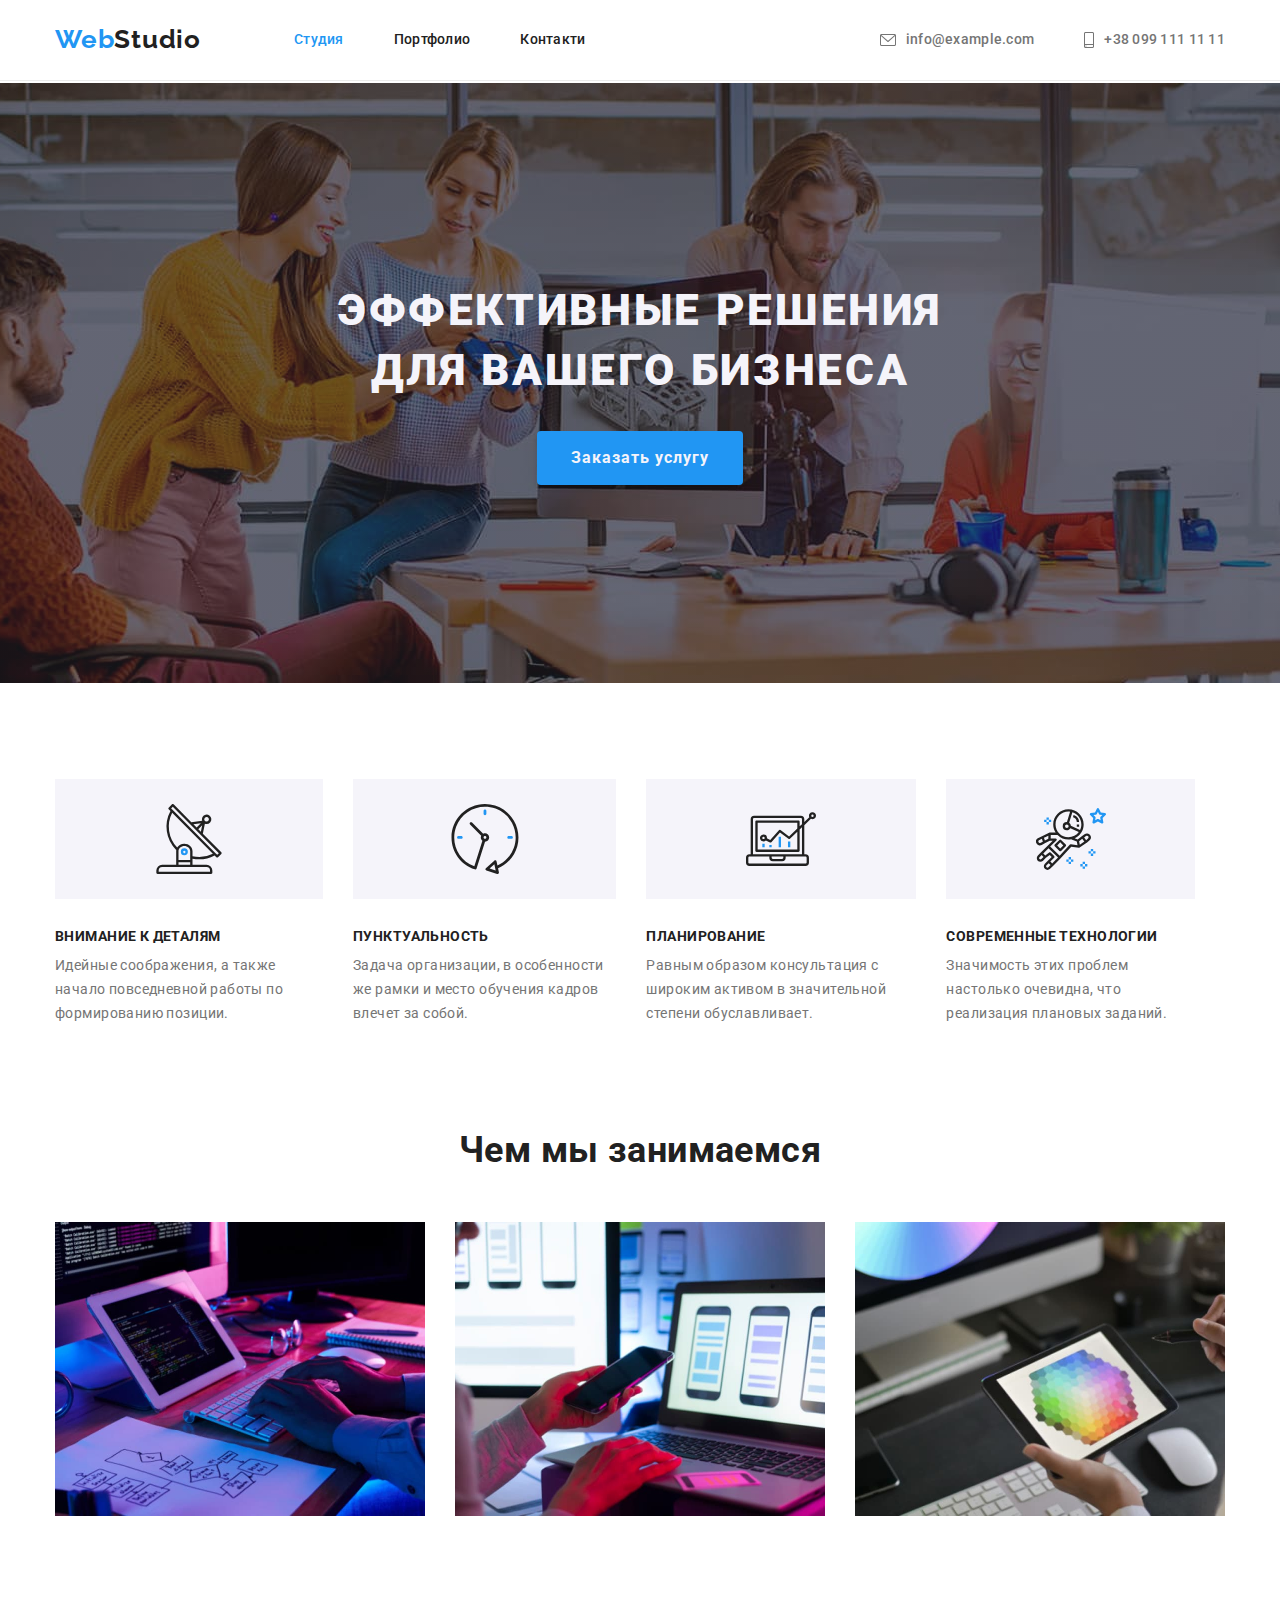
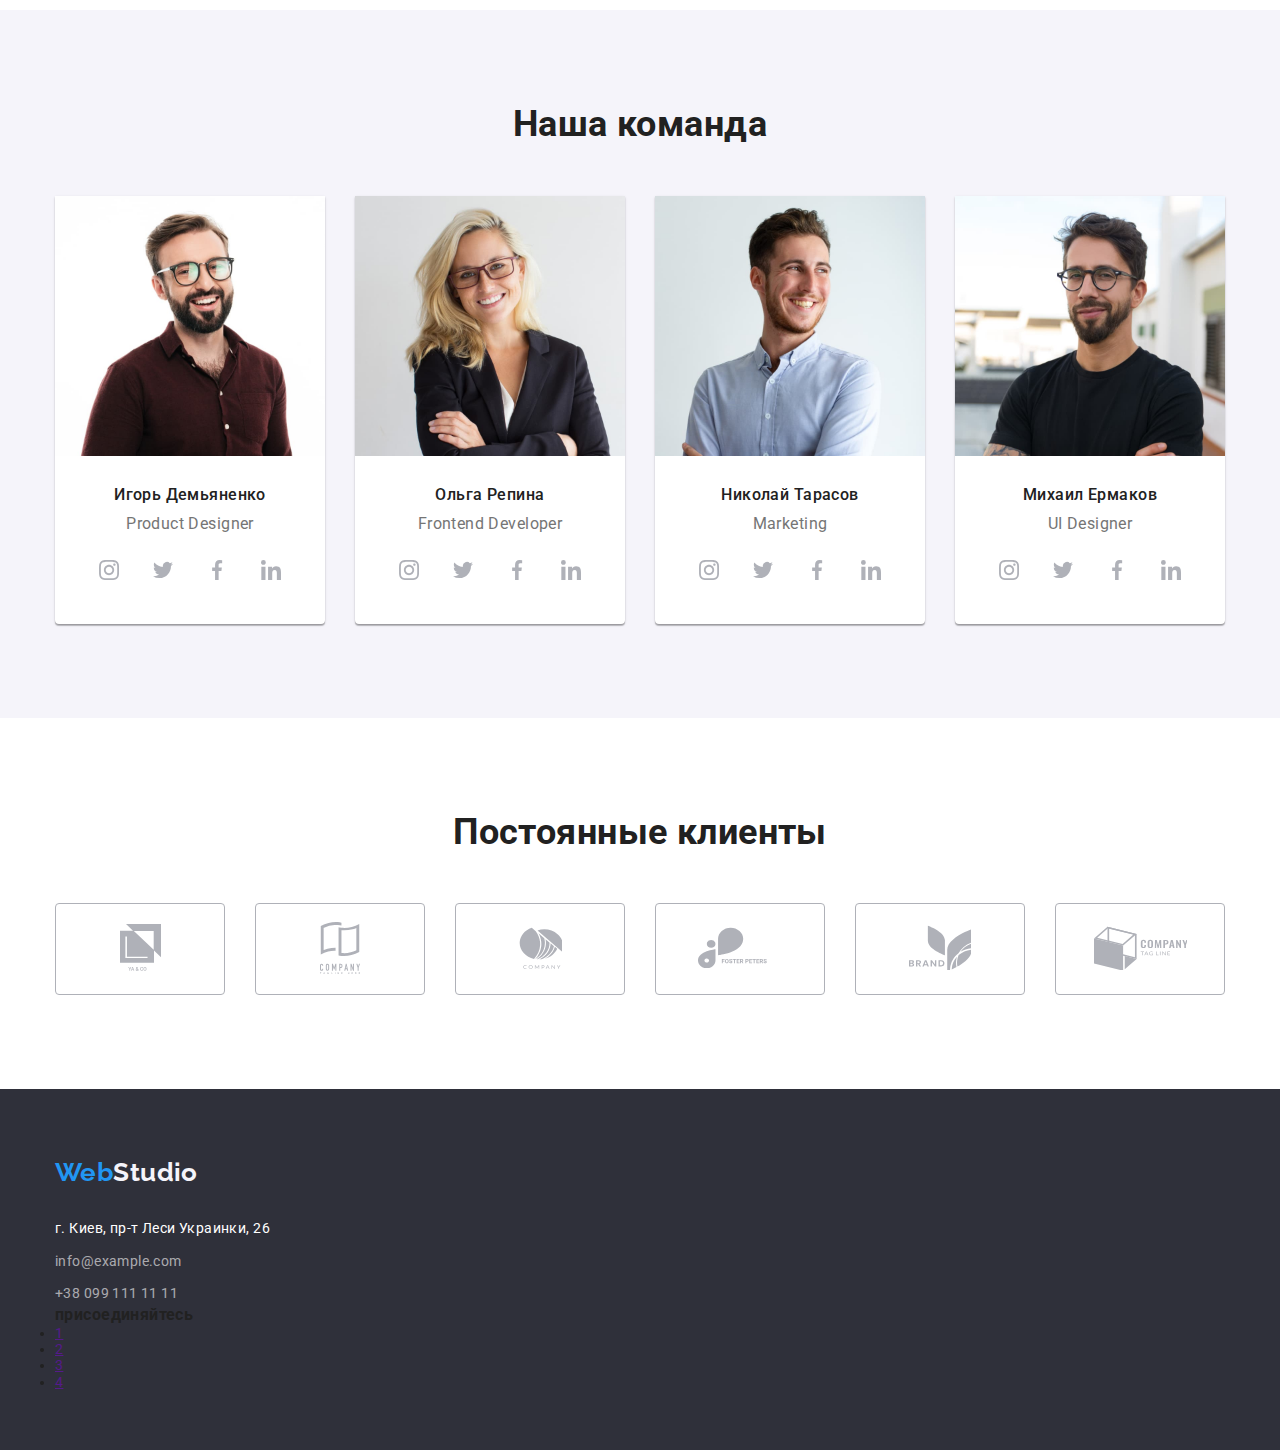
<file: index.html>
<!DOCTYPE html>
<html lang="ru">
  <head>
    <meta charset="UTF-8" />
    <meta http-equiv="X-UA-Compatible" content="IE=edge" />
    <meta name="viewport" content="width=device-width, initial-scale=1.0" />
    <link rel="stylesheet" href="./css/modern-normalize.css" />
    <link rel="preconnect" href="https://fonts.googleapis.com" />
    <link rel="preconnect" href="https://fonts.gstatic.com" crossorigin />
    <link
      href="https://fonts.googleapis.com/css2?family=Raleway:wght@700&family=Roboto:wght@400;500;700;900&display=swap"
      rel="stylesheet"
    />
    <link rel="stylesheet" href="./css/styles.css" />
    <title>WebStudio</title>
  </head>
  <body>
    <header class="header">
      <div class="container">
        <a class="header-logo link" href="./index.html"
          >Web<span class="header-logo-s">Studio</span></a
        >
        <nav class="header-nav">
          <ul class="header-menu list">
            <li>
              <a class="header-item link a current" href="./index.html"
                >Студия</a
              >
            </li>
            <li>
              <a class="header-item link a" href="./portfolio.html"
                >Портфолио</a
              >
            </li>
            <li>
              <a class="header-item link a" href="#">Контакти</a>
            </li>
          </ul>
        </nav>
        <ul class="header-cont list">
          <li class="header-cont-item">
            <svg class="svg-mail" width="16" height="12">
              <use href="./images/envelope.svg#mail"></use>
            </svg>
            <a class="header-mail link a" href="mailto:info@example.com"
              >info@example.com</a
            >
          </li>
          <li class="header-cont-item">
            <svg class="svg-tel" width="10" height="16">
              <use href="./images/smartphone.svg#smart"></use>
            </svg>
            <a class="header-tel link a" href="tel:+380991111111"
              >+38 099 111 11 11</a
            >
          </li>
        </ul>
      </div>
    </header>
    <main>
      <section class="hero hero-sec">
        <div class="container">
          <h1 class="hero-title">Эффективные решения для вашего бизнеса</h1>
          <button class="hero-btn" type="button">Заказать услугу</button>
        </div>
      </section>
      <section class="hero">
        <div class="container">
          <h2 class="visually-hidden">Переваги</h2>
          <ul class="benefits-list list">
            <li class="benefits-item">
              <div class="div-svg">
                <svg class="svg" width="70" height="70">
                  <use href="./images/antenna.svg#antenna"></use>
                </svg>
              </div>
              <h3 class="benefits-item-title">Внимание к деталям</h3>
              <p class="benefits-item-p">
                Идейные соображения, а также начало повседневной работы по
                формированию позиции.
              </p>
            </li>
            <li class="benefits-item">
              <div class="div-svg">
                <svg class="svg" width="76" height="78">
                  <use href="./images/clock1.svg#clock"></use>
                </svg>
              </div>
              <h3 class="benefits-item-title">Пунктуальность</h3>
              <p class="benefits-item-p">
                Задача организации, в особенности же рамки и место обучения
                кадров влечет за собой.
              </p>
            </li>
            <li class="benefits-item">
              <div class="div-svg">
                <svg class="svg" width="70" height="70">
                  <use href="./images/diagram.svg#diagram"></use>
                </svg>
              </div>
              <h3 class="benefits-item-title">Планирование</h3>
              <p class="benefits-item-p">
                Равным образом консультация с широким активом в значительной
                степени обуславливает.
              </p>
            </li>
            <li class="benefits-item">
              <div class="div-svg">
                <svg class="svg" width="70" height="70">
                  <use href="./images/astronaut.svg#astronaut"></use>
                </svg>
              </div>
              <h3 class="benefits-item-title">Современные технологии</h3>
              <p class="benefits-item-p">
                Значимость этих проблем настолько очевидна, что реализация
                плановых заданий.
              </p>
            </li>
          </ul>
        </div>
      </section>
      <section class="hero hero-three">
        <div class="container">
          <h2 class="title-work">Чем мы занимаемся</h2>
          <ul class="work-list list">
            <li class="work-item">
              <img src="./images/image1.jpg" alt="ноутбук" width="370" />
            </li>
            <li class="work-item">
              <img
                src="./images/image2.jpg"
                alt="ще один ноутбук"
                width="370"
              />
            </li>
            <li class="work-item">
              <img src="./images/image3.jpg" alt="планшет" width="370" />
            </li>
          </ul>
        </div>
      </section>
      <section class="hero team">
        <div class="container">
          <h2 class="team-title">Наша команда</h2>
          <ul class="team-list list">
            <li class="team-list-item">
              <img
                src="./images/image4.jpg"
                alt="Игорь Демьяненко"
                width="270"/>
              <div class="team-list-div">
                <h3 class="team-list-title">Игорь Демьяненко</h3>
                <p class="team-list-text">Product Designer</p>
                <ul class="team-social list">
                  <li class="team-social-item">
                    <a class="team-social-link" href="">
                      <svg class="team-svg" width="20" height="20">
                        <use href="./images/instagram.svg#instagram"></use>
                      </svg>
                    </a>
                  </li>
                  <li class="team-social-item">
                    <a class="team-social-link" href="">
                      <svg class="team-svg" width="20" height="20">
                        <use href="./images/twitter.svg#twitter"></use>
                      </svg>
                    </a>
                  </li>
                  <li class="team-social-item">
                    <a class="team-social-link" href="">
                      <svg class="team-svg" width="20" height="20">
                        <use href="./images/facebook.svg#facebook"></use>
                      </svg>
                    </a>
                  </li>
                  <li class="team-social-item">
                    <a class="team-social-link" href="">
                      <svg class="team-svg" width="20" height="20">
                        <use href="./images/linkedin.svg#linkedin"></use>
                      </svg>
                    </a>
                  </li>
                </ul>
              </div>
            </li>
            <li class="team-list-item">
              <img src="./images/image5.jpg" alt="Ольга Репина" width="270" />
              <div class="team-list-div">
                <h3 class="team-list-title">Ольга Репина</h3>
                <p class="team-list-text">Frontend Developer</p>
                <ul class="team-social list">
                  <li class="team-social-item">
                    <a class="team-social-link" href="">
                      <svg class="team-svg" width="20" height="20">
                        <use href="./images/instagram.svg#instagram"></use>
                      </svg>
                    </a>
                  </li>
                  <li class="team-social-item">
                    <a class="team-social-link" href="">
                      <svg class="team-svg" width="20" height="20">
                        <use href="./images/twitter.svg#twitter"></use>
                      </svg>
                    </a>
                  </li>
                  <li class="team-social-item">
                    <a class="team-social-link" href="">
                      <svg class="team-svg" width="20" height="20">
                        <use href="./images/facebook.svg#facebook"></use>
                      </svg>
                    </a>
                  </li>
                  <li class="team-social-item">
                    <a class="team-social-link" href="">
                      <svg class="team-svg" width="20" height="20">
                        <use href="./images/linkedin.svg#linkedin"></use>
                      </svg>
                    </a>
                  </li>
                </ul>
              </div>
            </li>
            <li class="team-list-item">
              <img
                src="./images/image6.jpg"
                alt="Николай Тарасов"
                width="270"
              />
              <div class="team-list-div">
                <h3 class="team-list-title">Николай Тарасов</h3>
                <p class="team-list-text">Marketing</p>
                <ul class="team-social list">
                  <li class="team-social-item">
                    <a class="team-social-link" href="">
                      <svg class="team-svg" width="20" height="20">
                        <use href="./images/instagram.svg#instagram"></use>
                      </svg>
                    </a>
                  </li>
                  <li class="team-social-item">
                    <a class="team-social-link" href="">
                      <svg class="team-svg" width="20" height="20">
                        <use href="./images/twitter.svg#twitter"></use>
                      </svg>
                    </a>
                  </li>
                  <li class="team-social-item">
                    <a class="team-social-link" href="">
                      <svg class="team-svg" width="20" height="20">
                        <use href="./images/facebook.svg#facebook"></use>
                      </svg>
                    </a>
                  </li>
                  <li class="team-social-item">
                    <a class="team-social-link" href="">
                      <svg class="team-svg" width="20" height="20">
                        <use href="./images/linkedin.svg#linkedin"></use>
                      </svg>
                    </a>
                  </li>
                </ul>
              </div>
            </li>
            <li class="team-list-item">
              <img src="./images/image7.jpg" alt="Михаил Ермаков" width="270" />
              <div class="team-list-div">
                <h3 class="team-list-title">Михаил Ермаков</h3>
                <p class="team-list-text">UI Designer</p>
                <ul class="team-social list">
                  <li class="team-social-item">
                    <a class="team-social-link" href="">
                      <svg class="team-svg" width="20" height="20">
                        <use href="./images/instagram.svg#instagram"></use>
                      </svg>
                    </a>
                  </li>
                  <li class="team-social-item">
                    <a class="team-social-link" href="">
                      <svg class="team-svg" width="20" height="20">
                        <use href="./images/twitter.svg#twitter"></use>
                      </svg>
                    </a>
                  </li>
                  <li class="team-social-item">
                    <a class="team-social-link" href="">
                      <svg class="team-svg" width="20" height="20">
                        <use href="./images/facebook.svg#facebook"></use>
                      </svg>
                    </a>
                  </li>
                  <li class="team-social-item">
                    <a class="team-social-link" href="">
                      <svg class="team-svg" width="20" height="20">
                        <use href="./images/linkedin.svg#linkedin"></use>
                      </svg>
                    </a>
                  </li>
                </ul>
              </div>
            </li>
          </ul>
        </div>
      </section>
      <section class="hero">
        <div class="contaiter">
        <h2 class="clients-title">Постоянные клиенты</h2>
        <ul class="client-list list">
          <li class="clients-item">
            <a href=""> 
              <svg class="clients-svg" width="41" height="47">
              <use href="./images/ya&go.svg#ya"></use>
            </svg></a>
          </li>
          <li class="clients-item">
            <a href="">
              <svg class="clients-svg" width="40" height="52">
                <use href="./images/company.svg#company"></use>
              </svg>
            </a>
          </li>
          <li class="clients-item">
            <a href="">
              <svg class="clients-svg" width="43" height="42">
                <use href="./images/company2.svg#company2"></use>
              </svg>
            </a>
          </li>
          <li class="clients-item">
            <a href="">
              <svg class="clients-svg" width="84" height="41">
                <use href="./images/foster.svg#foster"></use>
              </svg>
            </a>
          </li>
          <li class="clients-item">
            <a href="">
              <svg class="clients-svg" width="62" height="45">
                <use href="./images/brand.svg#brand"></use>
              </svg>
            </a>
          </li>
          <li class="clients-item">
            <a href="">
              <svg class="clients-svg" width="93" height="44">
                <use href="./images/tag.svg#tag"></use>
              </svg>
            </a>
          </li>
        </ul>
      </div>
      </section>
    </main>
    <footer class="footer">
      <div class="container footer-sec">
        <a class="footer-logo link" href="#">Web<span class="footer-logo-s">Studio</span></a>
        <address class="address">
          <ul class="address-list list">
            <li class="address-item">
              <p class="address-real">г. Киев, пр-т Леси Украинки, 26</p>
            </li>
            <li class="address-item">
              <a class="address-mail link" href="mailto:info@example.com">info@example.com</a>
            </li>
            <li class="address-item">
              <a class="address-tel link" href="tel:+380991111111">+38 099 111 11 11</a>
            </li>
          </ul>
        </address>
          <div class="footter-div">
            <h3 class="footer-title">присоединяйтесь</h3>
            <ul class="footer-list">
              <li><a href="">1</a></li>
              <li><a href="">2</a></li>
              <li><a href="">3</a></li>
              <li><a href="">4</a></li>
            </ul>
          </div>
      </div>
    </footer>
  </body>
</html>
</file>
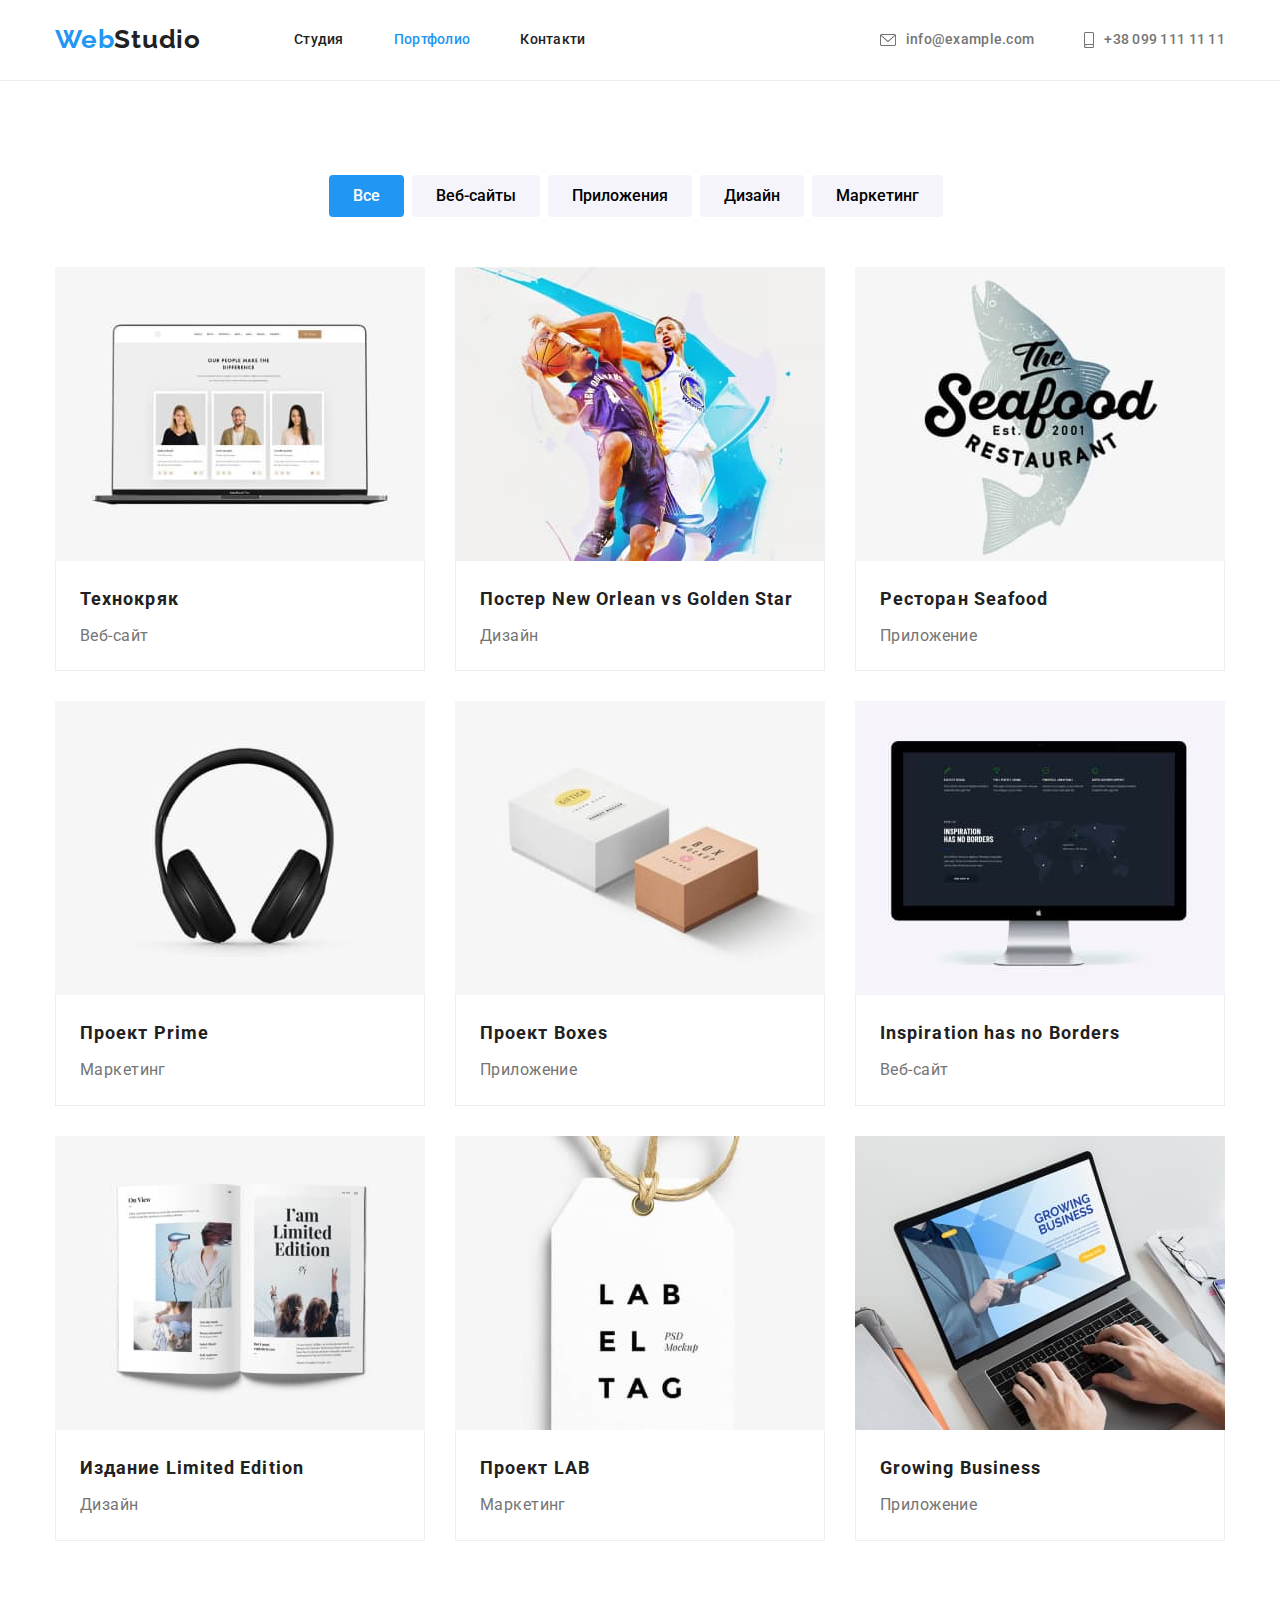
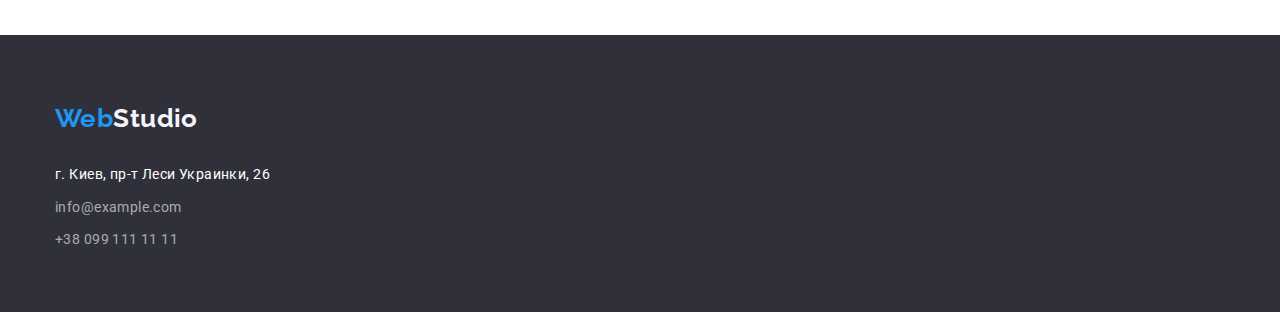
<file: portfolio.html>
<!DOCTYPE html>
<html lang="ru">
<head>
    <meta charset="UTF-8">
    <meta http-equiv="X-UA-Compatible" content="IE=edge">
    <meta name="viewport" content="width=device-width, initial-scale=1.0">
    <link rel="stylesheet" href="./css/modern-normalize.css">
    <link rel="preconnect" href="https://fonts.googleapis.com">
    <link rel="preconnect" href="https://fonts.gstatic.com" crossorigin>
    <link href="https://fonts.googleapis.com/css2?family=Raleway:wght@700&family=Roboto:wght@400;500;700;900&display=swap" rel="stylesheet">
    <link rel="stylesheet" href="./css/styles.css" />
    <title>WebStudio</title>
</head>
<body>
    <header class="header">
        <div class="container">
          <a class="header-logo link" href="./index.html">Web<span class="header-logo-s">Studio</span></a>
          <nav class="header-nav">
              <ul class="header-menu list">
                  <li><a class="header-item link a" href="./index.html">Студия</a></li>
                  <li><a class="header-item link a current" href="./portfolio.html">Портфолио</a></li>
                  <li><a class="header-item link a" href="#">Контакти</a></li>
              </ul>
          </nav>
          <ul class="header-cont list">
            <li class="header-cont-item">
              <svg class="svg-mail" width="16" height="12">
                <use href="./images/envelope.svg#mail"></use>
              </svg>
              <a class="header-mail link a" href="mailto:info@example.com"
                >info@example.com</a
              >
            </li>
            <li class="header-cont-item">
              <svg class="svg-tel" width="10" height="16">
                <use href="./images/smartphone.svg#smart"></use>
              </svg>
              <a class="header-tel link a" href="tel:+380991111111"
                >+38 099 111 11 11</a
              >
            </li>
          </ul>
        </div>
    </header>
    <main>
        <section class="hero">
            <div class="container">
            <h1 class="visually-hidden">Потфоліо</h1>
            <ul class="main-btn-list list">
                <li class="main-btn-item"><button type="button" class="main-btn current-port">Все</button></li>
                <li class="main-btn-item"><button type="button" class="main-btn">Веб-сайты</button></li>
                <li class="main-btn-item"><button type="button" class="main-btn">Приложения</button></li>
                <li class="main-btn-item"><button type="button" class="main-btn">Дизайн</button></li>
                <li class="main-btn-item"><button type="button" class="main-btn">Маркетинг</button></li>
            </ul>
            <ul class="port-list list">
                <li class="port-item">
                    <a class="port-link a" href="#"></a>
                    <img src="./images/portfolio/img.jpg" alt="Технокряк" width="370">
                    <div class="port-div">
                        <h2 class="port-title">Технокряк</h2>
                        <p class="port-text">Веб-сайт</p>
                    </div>
                    
                </li>
                <li class="port-item">
                    <a class="port-link a" href="#"></a>
                    <img src="./images/portfolio/img1.jpg" alt="Постер" width="370">
                    <div class="port-div">
                        <h2 class="port-title">Постер New Orlean vs Golden Star</h2>
                        <p class="port-text">Дизайн</p>
                    </div>
                </li>
                <li class="port-item">
                    <a class="port-link a" href="#"></a>
                    <img src="./images/portfolio/img2.jpg" alt="Ресторан" width="370">
                    <div class="port-div">
                        <h2 class="port-title">Ресторан Seafood</h2>
                        <p class="port-text">Приложение</p>
                    </div>
                </li>
                <li class="port-item">
                    <a class="port-link a" href="#"></a>
                    <img src="./images/portfolio/img3.jpg" alt="Prime" width="370">
                    <div class="port-div">
                        <h2 class="port-title">Проект Prime</h2>
                        <p class="port-text">Маркетинг</p>
                    </div>
                </li>
                <li class="port-item">
                    <a class="port-link a" href="#"></a>
                    <img src="./images/portfolio/img4.jpg" alt="Boxes" width="370">
                    <div class="port-div">
                        <h2 class="port-title">Проект Boxes</h2>
                        <p class="port-text">Приложение</p>
                    </div>
                </li>
                <li class="port-item">
                    <a class="port-ink a" href="#"></a>
                    <img src="./images/portfolio/img5.jpg" alt="Inspiration" width="370">
                    <div class="port-div">
                        <h2 class="port-title">Inspiration has no Borders</h2>
                        <p class="port-text">Веб-сайт</p>
                    </div>
                </li>
                <li class="port-item">
                    <a class="port-link a" href="#"></a>
                    <img src="./images/portfolio/img6.jpg" alt="Издание" width="370">
                    <div class="port-div">
                        <h2 class="port-title">Издание Limited Edition</h2>
                        <p class="port-text">Дизайн</p>
                    </div>
                </li>
                <li class="port-item">
                    <a class="port-link a" href="#"></a>
                    <img src="./images/portfolio/img7.jpg" alt="LAB" width="370">
                    <div class="port-div">
                        <h2 class="port-title">Проект LAB</h2>
                        <p class="port-text">Маркетинг</p>
                    </div>
                </li>
                <li class="port-item">
                    <a class="port-link a" href="#"></a>
                    <img src="./images/portfolio/img8.jpg" alt="Business" width="370">
                    <div class="port-div">
                        <h2 class="port-title">Growing Business</h2>
                        <p class="port-text">Приложение</p>
                    </div>
                </li>
            </ul>
            <div>
        </section>
    </main>
    <footer class="footer">
        <div class="container">
          <a class="footer-logo link" href="#">Web<span class="footer-logo-s">Studio</span></a>
          <address class="address">
            <ul class="address-list list">
              <li class="address-item">
                  <p class="address-real">г. Киев, пр-т Леси Украинки, 26</p>
              </li>
              <li class="address-item">
                <a class="address-mail link" href="mailto:info@example.com">info@example.com</a>
              </li>
              <li class="address-item">
                <a class="address-tel link" href="tel:+380991111111">+38 099 111 11 11</a>
              </li>
            </ul>
          </address>
        </div>
      </footer>
</body>
</html>
</file>
<file: css/styles.css>
:root {
  --general-color: #212121;
  --work-color: #ffffff;
  --hover-color: #2196f3;
  --background-color: #f5f4fa;
  --address-color: #757575;
  --main-background-color: #2f303a;
  --main-btn-backgroung-color: #188ce8;
  --typical-margin: 30px;
}

body {
  font-family: "Roboto", sans-serif;
  color: var(--general-color);
  font-size: 14px;
  letter-spacing: 0.03em;
}

img {
  display: block;
}

p,
h1,
h2,
h3,
h4,
h5,
h6 {
  margin: 0;
}

ul,
ol {
  margin: 0;
  padding-left: 0;
}

.container {
  width: 1200px;
  padding-left: 15px;
  padding-right: 15px;
  margin: 0 auto;
}

.link {
  text-decoration: none;
}

.list {
  list-style-type: none;
}

.a {
  text-decoration: none;
  color: var(--general-color);
}

.current {
  color: var(--hover-color);
}

.visually-hidden {
  position: absolute;
  width: 1px;
  height: 1px;
  margin: -1px;
  border: 0;
  padding: 0;
  white-space: nowrap;
  clip-path: inset(100%);
  clip: rect(0 0 0 0);
  overflow: hidden;
}

/* Header */

.header {
  /* padding: 24px 0 25px 0; */
  border-bottom: 1px solid #ececec;
}

.header .container {
  display: flex;
  align-items: center;
}

.header-menu {
  display: flex;
}

.header-logo {
  font-family: "Raleway";
  font-style: normal;
  font-weight: 700;
  font-size: 26px;
  line-height: 1.19;
  letter-spacing: 0.03em;
  color: var(--hover-color);
  padding: 24px 0px 25px 0;
}

.header-logo-s {
  color: var(--general-color);
}

.header-nav {
  margin-left: 93px;
}

.header-menu {
  font-weight: 500;
  line-height: 1.14;
  letter-spacing: 0.02em;
}

.header-item {
  font-weight: 500;
  line-height: 1.14;
  letter-spacing: 0.02em;
  padding: 32px 0 32px 0;
  margin-right: 50px;
}

.header-item:hover,
.header-item:focus {
  color: var(--hover-color);
}

.header-mail {
  font-weight: 500;
  line-height: 1.14;
  letter-spacing: 0.02em;
  color: var(--address-color);
  padding: 32px 0 32px 0;
  margin-right: 50px;
}

.svg-mail {
  margin-right: 10px;
  fill: #757575;
}

.svg-tel {
  margin-right: 10px;
  fill: #757575;
}

.header-cont-item {
  display: flex;
  align-items: center;
  justify-content: center;
}

.header-cont-item:hover .svg-mail {
  fill: var(--hover-color);
}

.header-cont-item:hover .header-mail {
  color: var(--hover-color);
}

.header-tel {
  font-weight: 500;
  line-height: 1.14;
  letter-spacing: 0.02em;
  color: var(--address-color);
  padding: 24px 0 25px 0;
}

.header-cont {
  display: flex;
  margin-left: auto;
}

/* hero */

.hero {
  background: var(--work-color);
  padding-top: 94px;
  padding-bottom: 94px;
}

.hero-sec {
  padding: 200px 0px 200px 0px;
  text-align: center;
  background-image: linear-gradient(
      to right,
      rgba(47, 48, 58, 0.4),
      rgba(47, 48, 58, 0.4)
    ),
    url("../images/ImgOverlay.jpg");
  background-position: center;
  background-size: 1600px 600px;
  background-repeat: no-repeat;
}

.hero-three {
  padding-top: 0;
}

.hero-title {
  font-weight: 900;
  font-size: 44px;
  line-height: 1.36;
  letter-spacing: 0.06em;
  color: var(--background-color);
  width: 696px;
  text-align: center;
  text-transform: uppercase;
  margin: 0 auto;
}

.hero-btn {
  background: var(--hover-color);
  box-shadow: 0px 4px 4px rgba(0, 0, 0, 0.15);
  border-radius: 4px;
  color: var(--background-color);
  cursor: pointer;
  font-family: inherit;
  font-weight: 700;
  font-size: 16px;
  line-height: 1.87;
  letter-spacing: 0.06em;
  box-shadow: 0px 4px 4px rgba(0, 0, 0, 0.15);
  border-radius: 4px;
  padding: 10px 32px;
  border-color: transparent;
  margin-top: var(--typical-margin);
}

.hero-btn:hover,
.hero-btn:focus {
  background-color: var(--main-btn-backgroung-color);
}

/* benefits */

.benefits-item {
  margin-bottom: 10px;
  margin-right: var(--typical-margin);
  max-width: 270px;
}

.benefits-list {
  display: flex;
}

.div-svg {
  background-color: #f5f4fa;
  display: flex;
  justify-content: center;
  height: 120px;
  margin-bottom: 30px;
}

.svg {
  margin-top: 25px;
  margin-bottom: 25px;
}

.benefits-item-title {
  color: var(--general-color);
  font-weight: 700;
  font-size: 14px;
  line-height: 1.14;
  text-transform: uppercase;
  margin-bottom: 10px;
}

.benefits-item-p {
  line-height: 1.71;
  color: var(--address-color);
  margin-bottom: 94px 0 94px;
}

/* Work */

.title-work {
  font-weight: 700;
  font-size: 36px;
  line-height: 1.16;
  text-align: center;
  margin-bottom: 50px;
}

.work-list {
  display: flex;
}

.work-item {
  margin-right: var(--typical-margin);
}

.work-item:last-child {
  margin-right: 0;
}

/* Team */

.team {
  background: var(--background-color);
}

.team-title {
  font-weight: 700;
  font-size: 36px;
  line-height: 1.16;
  margin-bottom: 50px;
  text-align: center;
}

.team-list {
  display: flex;
}

.team-list-div {
  padding: 30px 0 30px 0;
}

.team-list-item {
  width: 270px;
  background-color: var(--work-color);
  box-shadow: 0px 1px 3px rgba(0, 0, 0, 0.12), 0px 1px 1px rgba(0, 0, 0, 0.14),
    0px 2px 1px rgba(0, 0, 0, 0.2);
  border-radius: 0px 0px 4px 4px;
  margin-right: var(--typical-margin);
}

.team-list-item:last-child {
  margin-right: 0;
}

.team-list-title {
  font-weight: 500;
  font-size: 16px;
  line-height: 1.18;
  color: var(--general-color);
  margin-bottom: 10px;
  text-align: center;
}

.team-list-text {
  font-size: 16px;
  line-height: 1.18;
  color: var(--address-color);
  margin: 0 30px;
  text-align: center;
}

.team-social {
  display: flex;
  justify-content: center;
  margin-top: 16px;
}

.team-social-item {
  width: 44px;
  height: 44px;
  background-color: var(--work-color);
  border-radius: 50%;
  display: flex;
  align-items: center;
  justify-content: center;
}

.team-social-item + .team-social-item {
  margin-left: 10px;
}

.team-svg {
  fill: #afb1b8;
}

.team-social-item:hover,
.team-social-item:focus {
  background-color: var(--hover-color);
}

.team-social-link:focus {
  background-color: var(--hover-color);
}

.team-social-item:hover .team-svg,
.team-social-item:focus .team-svg {
  fill: var(--work-color);
}

/* Clients */

.clients-title {
  font-weight: 700;
  font-size: 36px;
  line-height: 1.16;
  margin-bottom: 50px;
  text-align: center;
}

.client-list {
  display: flex;
  justify-content: center;
}

.clients-item {
  width: 170px;
  height: 92px;
  border: 1px solid #AFB1B8;
  box-sizing: border-box;
  border-radius: 4px;
  display: flex;
  justify-content: center;
  align-items: center;
}

.clients-item + .clients-item {
  margin-left: 30px;
}

.clients-svg {
  fill: #afb1b8;
}

.clients-item:hover .clients-svg, .clients-item:hover {
  fill: var(--hover-color);
  border-color: var(--hover-color)
}

/* Footer */

.footer {
  background: var(--main-background-color);
  padding: 60px 0 60px 0;
}

.footer-logo {
  font-family: "Raleway";
  font-weight: 700;
  font-size: 26px;
  line-height: 1.82;
  color: var(--hover-color);

}

.footer-logo-s {
  color: var(--background-color);
}

.footer-div {
  display: flex;
  align-items: center;
}

.address {
  margin-top: 20px;
}

.address-item {
  margin-bottom: 9px;
}

.address-item:last-child {
  margin-bottom: 0;
}

.address-real {
  font-style: normal;
  line-height: 1.71;
  color: var(--work-color);
}

.address-mail {
  font-style: normal;
  line-height: 1.71;
  color: rgba(255, 255, 255, 0.6);
}

.address-tel {
  font-style: normal;
  line-height: 1.71;
  color: rgba(255, 255, 255, 0.6);
}

/* Portfolio */

.main-btn-list {
  display: flex;
  justify-content: center;
  margin-bottom: 50px;
}

.main-btn {
  font-family: inherit;
  font-style: normal;
  font-weight: 500;
  font-size: 16px;
  line-height: 1.6;
  text-align: center;
  background: var(--background-color);
  cursor: pointer;
  padding: 6px 22px;
  border-radius: 4px;
  border-color: transparent;
}

.main-btn-list:last-child {
  margin: 0;
}

.main-btn-item {
  margin-right: 8px;
}

.current-port {
  background: var(--hover-color);
  color: var(--work-color);
}

.main-btn:hover,
.main-btn:focus {
  background-color: var(--hover-color);
  color: var(--background-color);
}

.port-list {
  display: flex;
  flex-wrap: wrap;
  margin-left: -30px;
  margin-top: -30px;
}

.port-list:nth-child(3n) {
  margin-right: 0;
}

.port-div {
  padding-top: 20px;
  padding-left: 24px;
  padding-bottom: 20px;
  border: 1px solid #eeeeee;
  border-left: 1px solid #eeeeee;
  border-right: 1px solid #eeeeee;
  border-bottom: 1px solid #eeeeee;
  border-top: none;
}

.port-item {
  flex-basis: calc((100% - 90px) / 3);
  margin-left: 30px;
  margin-top: 30px;
}

.port-title {
  font-weight: 700;
  font-size: 18px;
  line-height: 2;
  letter-spacing: 0.06em;
  margin-bottom: 4px;
}

.port-text {
  font-weight: 400;
  font-size: 16px;
  line-height: 1.87;
  color: var(--address-color);
}
</file>
